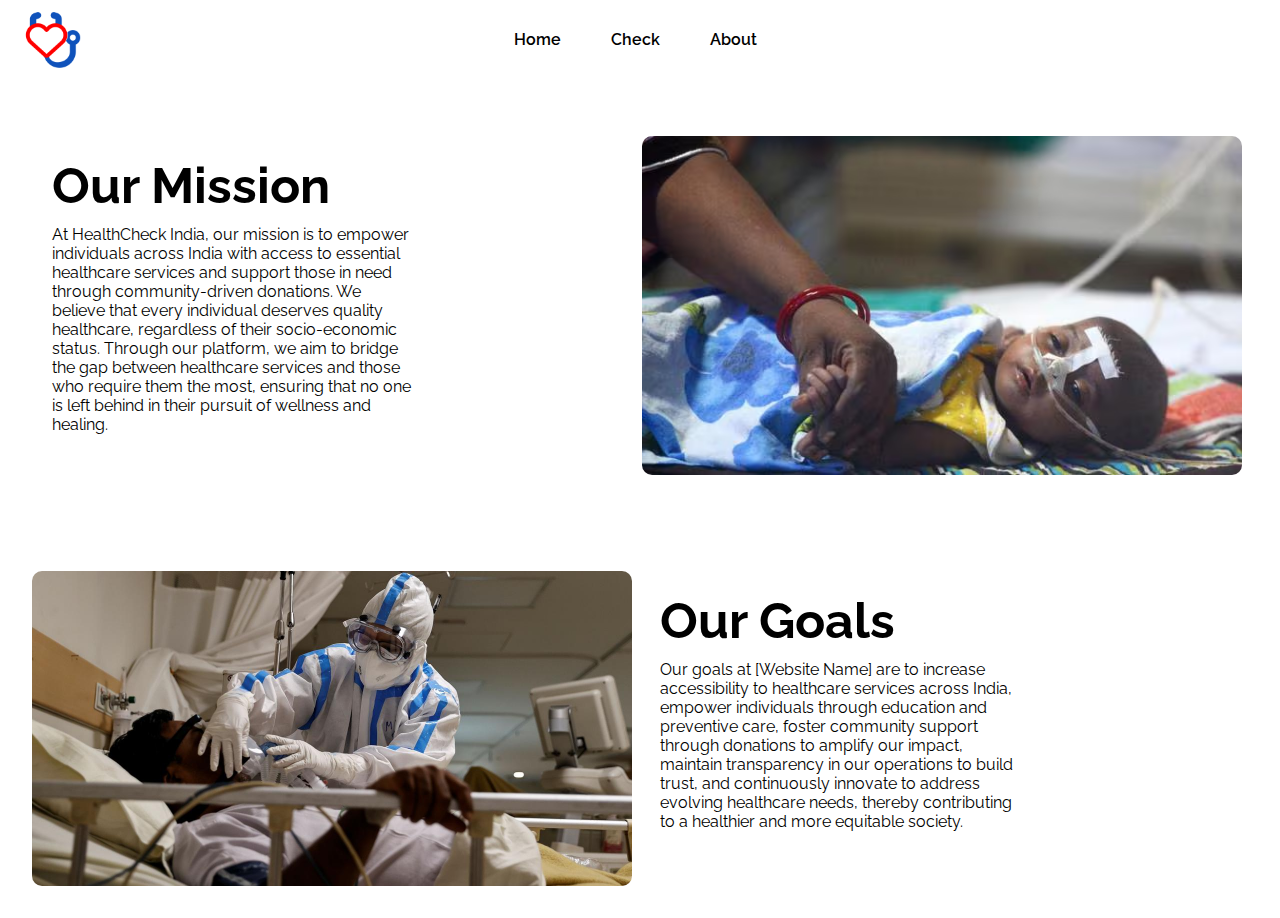
<file: about.html>
<!DOCTYPE html>
<html lang="en">
<head>
    <meta charset="UTF-8">
    <meta name="viewport" content="width=device-width, initial-scale=1.0">
    <title>Document</title>
    <link rel="stylesheet" href="./css/global.css">
    <link rel="stylesheet" href="./css/about.css">
</head>
<body>
    <header id="header">
        <div id="header-brand">
            <a href="index.html"><img src="./images/logo.png" alt="" id="brand-logo"></a>
        </div>
        <nav id="navbar">
            <a href="" class="navbar-link">Home</a>
            <a href="" class="navbar-link">Check</a>
            <a href="" class="navbar-link">About</a>
        </nav>
    </header>
    <div id="main-container">
        <div id="our-mission">
        <h1 class="heading">Our Mission</h1>
        <span>At HealthCheck India, our mission is to empower individuals across India with access to essential healthcare services and support those in need through community-driven donations. We believe that every individual deserves quality healthcare, regardless of their socio-economic status. Through our platform, we aim to bridge the gap between healthcare services and those who require them the most, ensuring that no one is left behind in their pursuit of wellness and healing.</span>
        </div>
            <img src="./images/donation-form-1.avif" alt="" style="width: 600px; border-radius: 10px; margin-left: 2px; margin-top: 20px;">
        <img src="./images/donation-form-2.jpeg" alt="" style="width: 600px; border-radius: 10px;">
        <div id="our-goals">
            <h1 class="heading">
                Our Goals
            </h1>
            <span>Our goals at [Website Name] are to increase accessibility to healthcare services across India, empower individuals through education and preventive care, foster community support through donations to amplify our impact, maintain transparency in our operations to build trust, and continuously innovate to address evolving healthcare needs, thereby contributing to a healthier and more equitable society.</span>
        </div>
    </div>
</body>
</html>
</file>
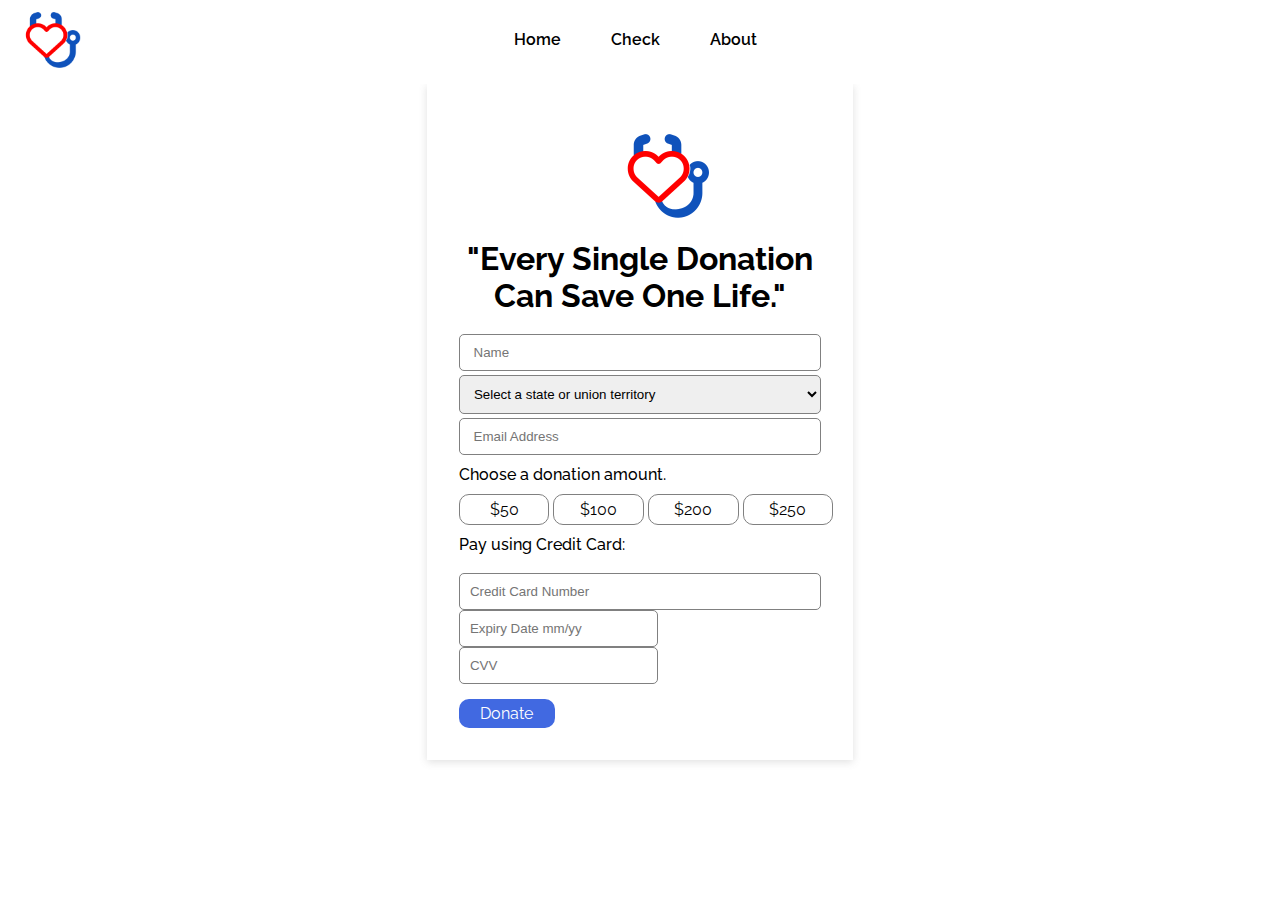
<file: donate.html>
<!DOCTYPE html>
<html lang="en">
<head>
    <meta charset="UTF-8">
    <meta name="viewport" content="width=device-width, initial-scale=1.0">
    <title>Donation Form | HealthCheck India</title>
    <link rel="stylesheet" href="./css/global.css">
    <link rel="shortcut icon" href="./images/logo.png" type="image/x-icon">
    <link rel="stylesheet" href="./css/donate.css">
</head>
<body>
    <header id="header">
        <div id="header-brand">
            <a href="index.html"><img src="./images/logo.png" alt="" id="brand-logo"></a>
        </div>
        <nav id="navbar">
            <a href="" class="navbar-link">Home</a>
            <a href="" class="navbar-link">Check</a>
            <a href="" class="navbar-link">About</a>
        </nav>
    </header>
    <div id="donation-form" style="z-index: 10">
        <img src="./images/logo.png" alt="" height="120px" style="margin-left: 130px;">
        <h1 id="donation-heading">
            "Every Single Donation Can Save One Life."
        </h1>
        <div id="input-container">
        <input type="text" class="form-input" placeholder=" Name" required>
        <select name="state" class="form-input" required>
            <option value="" disabled selected>Select a state or union territory</option>
            <option value="Andhra Pradesh">Andhra Pradesh</option>
            <option value="Arunachal Pradesh">Arunachal Pradesh</option>
            <option value="Assam">Assam</option>
            <option value="Bihar">Bihar</option>
            <option value="Chhattisgarh">Chhattisgarh</option>
            <option value="Goa">Goa</option>
            <option value="Gujarat">Gujarat</option>
            <option value="Haryana">Haryana</option>
            <option value="Himachal Pradesh">Himachal Pradesh</option>
            <option value="Jharkhand">Jharkhand</option>
            <option value="Karnataka">Karnataka</option>
            <option value="Kerala">Kerala</option>
            <option value="Madhya Pradesh">Madhya Pradesh</option>
            <option value="Maharashtra">Maharashtra</option>
            <option value="Manipur">Manipur</option>
            <option value="Meghalaya">Meghalaya</option>
            <option value="Mizoram">Mizoram</option>
            <option value="Nagaland">Nagaland</option>
            <option value="Odisha">Odisha</option>
            <option value="Punjab">Punjab</option>
            <option value="Rajasthan">Rajasthan</option>
            <option value="Sikkim">Sikkim</option>
            <option value="Tamil Nadu">Tamil Nadu</option>
            <option value="Telangana">Telangana</option>
            <option value="Tripura">Tripura</option>
            <option value="Uttar Pradesh">Uttar Pradesh</option>
            <option value="Uttarakhand">Uttarakhand</option>
            <option value="West Bengal">West Bengal</option>
            <option value="Andaman and Nicobar Islands">Andaman and Nicobar Islands</option>
            <option value="Chandigarh">Chandigarh</option>
            <option value="Dadra and Nagar Haveli and Daman and Diu">Dadra and Nagar Haveli and Daman and Diu</option>
            <option value="Lakshadweep">Lakshadweep</option>
            <option value="Delhi">Delhi</option>
            <option value="Puducherry">Puducherry</option>
        </select>
        <input type="text" class="form-input" placeholder=" Email Address" required>
        </div>
        <span style="font-weight: 500;">Choose a donation amount.</span>
        <div id="donation-amounts">
            <div class="donation-amount">
                <span>$50</span>
            </div>
            <div class="donation-amount">
                <span>$100</span>
            </div>
            <div class="donation-amount">
                <span>$200</span>
            </div>
            <div class="donation-amount">
                <span>$250</span>
            </div>
        </div>
        <span style="font-weight: 500;">Pay using Credit Card:</span><br><br>
        <input type="number" placeholder="Credit Card Number" class="form-input" style="width: 100%;">
        <input type="number" placeholder="Expiry Date mm/yy" class="form-input" >
        <input type="number" placeholder="CVV" class="form-input" >
        <div id="submit-btn">
           <a href="end-donate.html" style="color: white; padding: 5px;">Donate</a>
        </div>
    </div>
</body>
</html>
</file>
<file: css/global.css>
@import url('https://fonts.googleapis.com/css2?family=Raleway:ital,wght@0,100..900;1,100..900&display=swap');

* {
    padding: 0;
    margin: 0;
    box-sizing: border-box;

    
}

body {
    font-family: "Raleway", sans-serif;
    height: max-content;
    overflow-x: hidden;
}

a {
    text-decoration: none;
    color: black;
}

#header {
    background-color: white;
    position: sticky;
    top: 0;
    width: 100vw;
    display: grid;
    grid-template-columns: 20% 60% 20%;
    z-index: 2;
}

#brand-logo {
    height: 80px;
}

#navbar {
    display: flex;
    justify-content: center;
    align-items: center;
    padding-bottom: 5px;
    margin: auto;   
}

.navbar-link {
    font-weight: 600;
    margin-right: 10px;
    padding: 10px 20px;
    position: relative;
    height: 100%;
    transition: all 0.3s ease;
    color: black;
}

.navbar-link:hover {
    font-weight: 700;
}

.navbar-link::after {
    content: "";
    position: absolute;
    bottom: 0;
    left: 0;
    width: 0%;
    height: 2px;
    transition: all 0.3s ease;
    background-color: black;
}

.navbar-link:hover::after {
    width: 100%;
}

.form-input {
    border-radius: 5px;
    padding: 10px;
    border: none;
    outline: none;
    border: 1px solid grey;
    transition: all 0.2s ease;
}

.heading {
    margin-bottom: 10px;
    font-size: 50px;
}
</file>
<file: css/about.css>
#main-container {
    display: grid;
    grid-template-columns: 50% 50%;
    grid-template-rows: repeat(2) 1fr;
    padding: 2rem;
    row-gap: 6rem;
}

#our-mission {
    margin: 20px;
    margin-top: 40px;
    max-width: 60%;
}

#our-goals{
    margin: 20px;
    max-width: 60%;
}
</file>
<file: css/donate.css>
#donation-form {
    box-shadow: rgba(99, 99, 99, 0.2) 0px 2px 8px 0px;
    width: 33.3%;
    margin: auto;
    padding: 2rem;
    z-index: 10;
    background-color: white;
}

#donation-heading {
    margin-bottom: 20px;
    text-align: center;
}

#donation-amounts{
    display: grid;
    grid-template-columns: 25% 25% 25% 25%;
    gap: 4px;
    margin-top: 10px;
    margin-bottom: 10px;
}

.donation-amount {
    display: flex;
    justify-content: center;
    align-items: center;
    border: 1px solid grey;
    padding: 5px;
    border-radius: 10px;
}
.donation-amount:focus {
    border-color: blue;
}


.donation-amount:hover {
    background-color: rgba(0, 0, 0, 0.2);
    transition: 0.3s ease;
}

.form-credentials{
    margin-bottom: 20px;
}

#input-container{
    display: grid;
    grid-template-rows: 1 1fr;
    gap: 4px;
    margin-bottom: 10px;
}


.form-input:focus {
    outline: none;
    border-color: blue;
}

#submit-btn {
    border-radius: 10px;
    display: flex;
    align-items: center;
    justify-content: center;
    margin-top: 15px;
    background-color: royalblue;
    width: 6rem;
}

#submit-btn:hover {
    background-color: rgb(30, 87, 255);
    transition: 0.4s ease;
}
</file>
